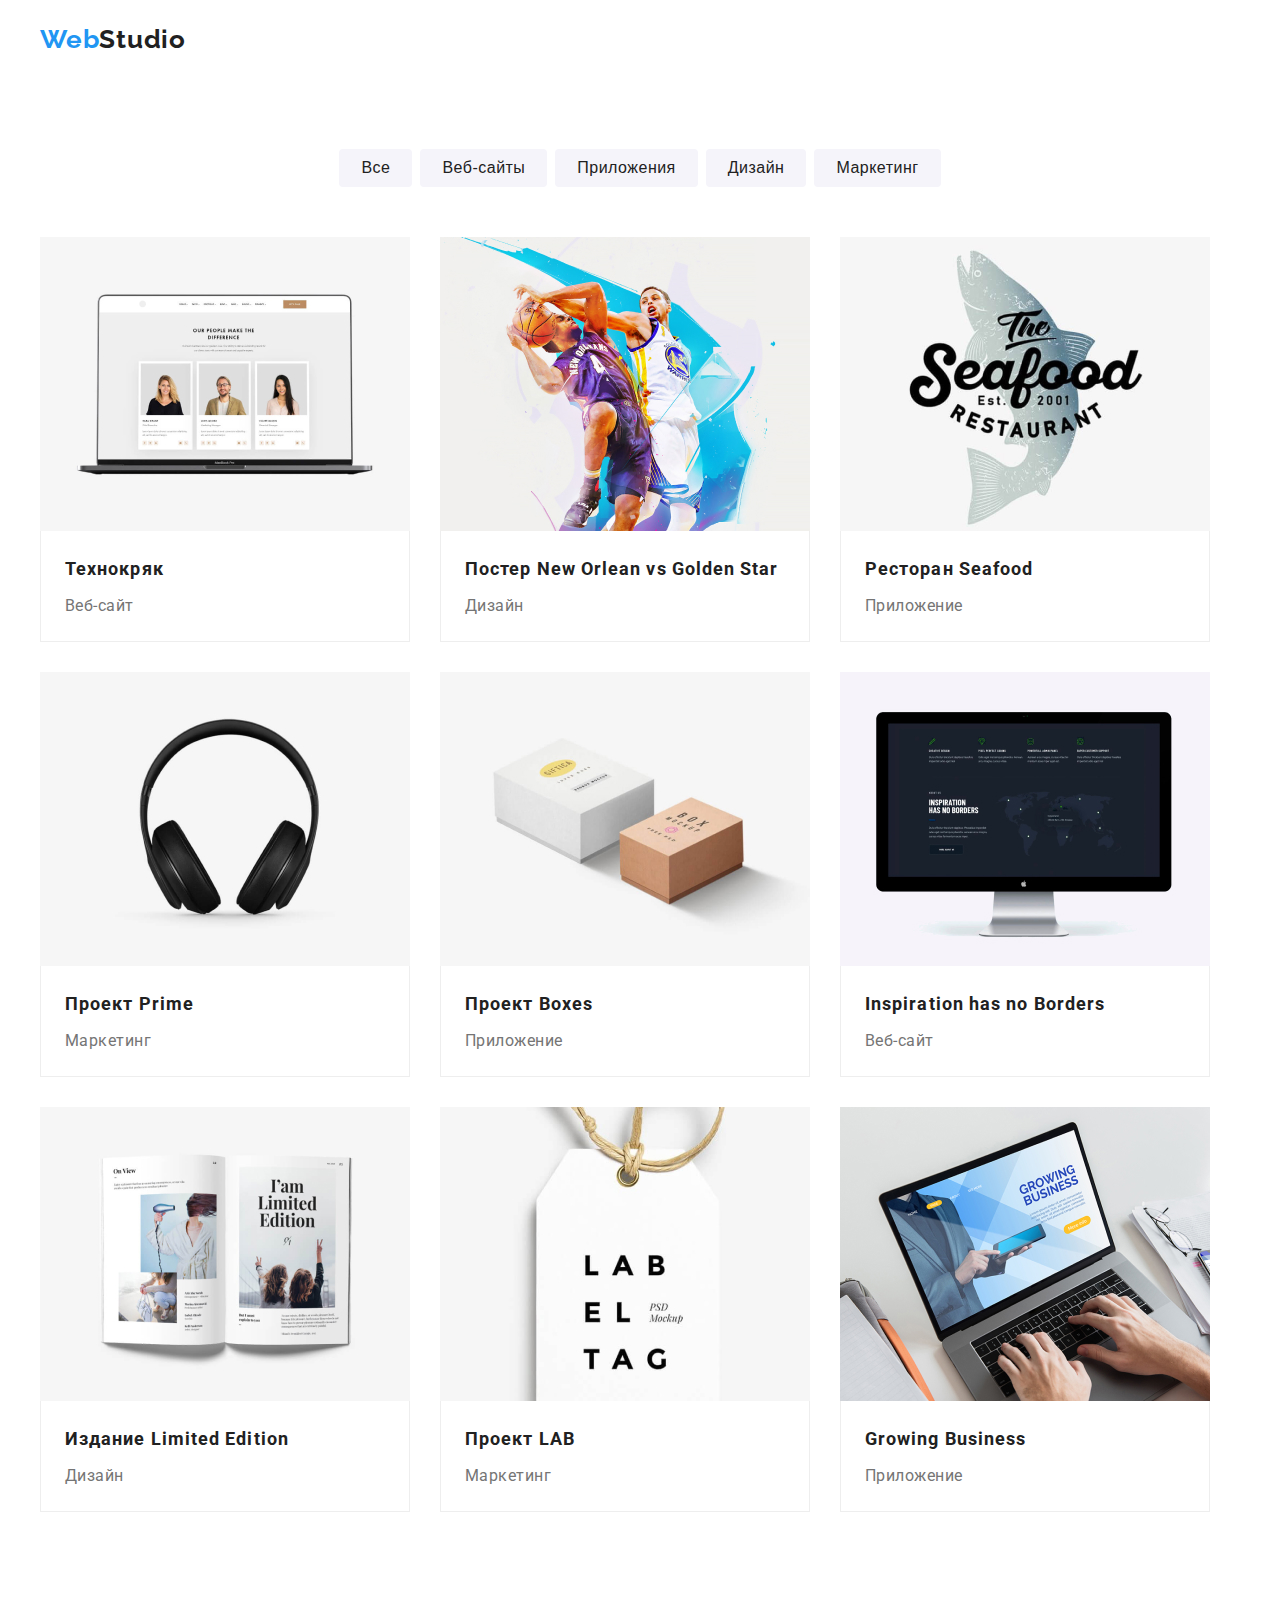
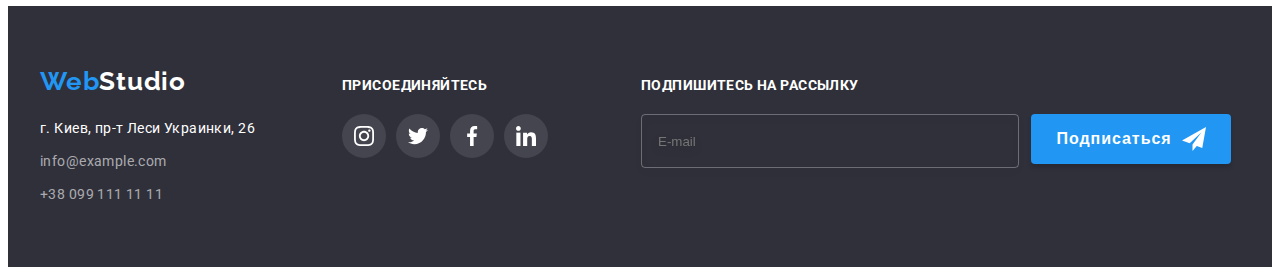
<file: portfolio.html>
<!DOCTYPE html>
<html lang="ru">
    <!--header-->
<head>
    <meta charset="UTF-8">
    <meta http-equiv="X-UA-Compatible" content="IE=edge">
    <meta name="viewport" content="width=device-width, initial-scale=1.0">
    <title>Portfolio</title>
    <link rel="preconnect" href="https://fonts.googleapis.com">
    <link rel="preconnect" href="https://fonts.gstatic.com" crossorigin>
    <link href="https://fonts.googleapis.com/css2?family=Raleway:wght@700&family=Roboto:wght@400;500;700;900&display=swap"
        rel="stylesheet">
    <link rel="stylesheet" href="https://cdnjs.cloudflare.com/ajax/libs/modern-normalize/1.1.0/modern-normalize.min.css"
        integrity="sha512-wpPYUAdjBVSE4KJnH1VR1HeZfpl1ub8YT/NKx4PuQ5NmX2tKuGu6U/JRp5y+Y8XG2tV+wKQpNHVUX03MfMFn9Q=="
        crossorigin="anonymous" referrerpolicy="no-referrer" />
    <link rel="stylesheet" href="./css/main.min.css" />
    <link rel="import" href="./index.html"/>
</head>
<body>
    <header class="page-header">
        <div class="container page-header__container">
            <nav class="navigation">
                <a class="logo link" href="">Web<span class="studio title-theme-light">Studio</span></a>
                <ul class="menu list">
                    <li class="menu__item">
                        <a class="menu__link link" href="./index.html">Студия</a>
                    </li>
                    <li class="menu__item">
                        <a class="menu__current link" href="./portfolio.html">Портфолио</a>
                    </li>
                    <li class="menu__item">
                        <a class="menu__link link" href="">Контакты</a>
                    </li>
                </ul>
            </nav>
            <ul class="menu list">
                <li class="menu__mail-list">
                    <a class="menu__mail link" href="mailto:info@devstudio.com">
                        <svg class="menu__mail-list_icon" width="16" height="12">
                            <use href="./images/sprite.svg#icon-mail"></use>
                        </svg>info@devstudio.com
                    </a>
                </li>
                <li class="menu__smartphone-list">
                    <a class="menu__tel-number link" href="tel:+380961111111">
                        <svg class="menu__smartphone-list_icon" width="10" height="16">
                            <use href="./images/sprite.svg#icon-smartphone"></use>
                        </svg>
                        +38 096 111 11 11</a>
                </li>
            </ul>
        </div>
    </header>
    <main>
<!-----------HERO------------>
<section class="portfolio">
    <div class="container">
        <ul class="list portfolio__list-buttom">
            <li class="portfolio__list-buttom_filter">
                <button class="portfolio__buttom" type="button">Все</button>
            </li>
            <li class="portfolio__list-buttom_filter">
                <button class="portfolio__buttom" type="button">Веб-сайты</button>
            </li>
            <li class="portfolio__list-buttom_filter">
                <button class="portfolio__buttom" type="button">Приложения</button>
            </li>
            <li class="portfolio__list-buttom_filter">
                <button class="portfolio__buttom" type="button">Дизайн</button>
            </li>
            <li class="portfolio__list-buttom_filter">
                <button class="portfolio__buttom" type="button">Маркетинг</button>
            </li> 
        </ul>

        <ul class="list portfolio__list">
            <li class="portfolio__table">
                <a class="link portfolio__link" href="">
                    <div class="hover-overlay">
                        <img src="./images/portfolio/texnokryak.jpg" alt="Технокряк" width="370" height="294">
                        <div class="action-overlay">
                            <p class="text-overlay">Ресурс предлагает комплексные предложения с разным уровнем функционала и сервисов. Все это позволит посетителю получить
                        исчерпывающие сведения о компании или частном лице.</p>
                        </div>
                    </div>

                    <div class="portfolio__wrapper">
                        <h3 class="portfolio__post-name">Технокряк</h3>
                        <p class="portfolio__filter-name">Веб-сайт</p>
                    </div>
                </a>
            </li>
            <li class="portfolio__table">
                <a class="link portfolio__link" href="">
                    <div class="hover-overlay">
                        <img src="./images/portfolio/poster.jpg" alt="Постер New Orlean vs Golden Star" width="370" height="294">
                        <div class="action-overlay">
                            <p class="text-overlay">Ресурс предлагает комплексные предложения с разным уровнем функционала и сервисов. Все это
                                позволит посетителю получить
                                исчерпывающие сведения о компании или частном лице.</p>
                        </div>
                    </div>

                    <div class="portfolio__wrapper">
                        <h3 class="portfolio__post-name">Постер New Orlean vs Golden Star</h3>
                        <p class="portfolio__filter-name">Дизайн</p>
                    </div>
                </a>
            </li>
            <li class="portfolio__table">
                <a class="link portfolio__link" href="">
                    <div class="hover-overlay">
                    <img src="./images/portfolio/seafood.jpg" alt="Ресторан Seafood" width="370" height="294">
                        <div class="action-overlay">
                            <p class="text-overlay">Ресурс предлагает комплексные предложения с разным уровнем функционала и сервисов. Все это
                                позволит посетителю получить
                                исчерпывающие сведения о компании или частном лице.</p>
                        </div>
                    </div>

                    <div class="portfolio__wrapper">
                        <h3 class="portfolio__post-name">Ресторан Seafood</h3>
                        <p class="portfolio__filter-name">Приложение</p>
                    </div>
                </a>
            </li>
            <li class="portfolio__table">
                <a class="link portfolio__link" href="">
                    <div class="hover-overlay">
                    <img src="./images/portfolio/prime.jpg" alt="Проект Prime" width="370" height="294">
                        <div class="action-overlay">
                            <p class="text-overlay">Ресурс предлагает комплексные предложения с разным уровнем функционала и сервисов. Все это
                                позволит посетителю получить
                                исчерпывающие сведения о компании или частном лице.</p>
                        </div>
                    </div>

                    <div class="portfolio__wrapper">
                        <h3 class="portfolio__post-name">Проект Prime</h3>
                        <p class="portfolio__filter-name">Маркетинг</p>
                    </div>
                </a>
            </li>
            <li class="portfolio__table">
                <a class="link portfolio__link" href="">
                     <div class="hover-overlay">
                    <img src="./images/portfolio/boxes.jpg" alt="Проект Boxes" width="370" height="294">
                        <div class="action-overlay">
                            <p class="text-overlay">Ресурс предлагает комплексные предложения с разным уровнем функционала и сервисов. Все это
                                позволит посетителю получить
                                исчерпывающие сведения о компании или частном лице.</p>
                        </div>
                    </div>

                    <div class="portfolio__wrapper">
                        <h3 class="portfolio__post-name">Проект Boxes</h3>
                        <p class="portfolio__filter-name">Приложение</p>
                    </div>
                </a>
            </li>
            <li class="portfolio__table">
                <a class="link portfolio__link" href="">
                     <div class="hover-overlay">
                    <img src="./images/portfolio/borders.jpg" alt="Inspiration has no Borders" width="370" height="294">
                        <div class="action-overlay">
                            <p class="text-overlay">Ресурс предлагает комплексные предложения с разным уровнем функционала и сервисов. Все это
                                позволит посетителю получить
                                исчерпывающие сведения о компании или частном лице.</p>
                        </div>
                    </div>

                    <div class="portfolio__wrapper">
                        <h3 class="portfolio__post-name">Inspiration has no Borders</h3>
                        <p class="portfolio__filter-name">Веб-сайт</p>
                    </div>    
                </a>
            </li>
            <li class="portfolio__table">
                <a class="link portfolio__link" href="">
                     <div class="hover-overlay">
                    <img src="./images/portfolio/limited-edition.jpg" alt="Издание Limited Edition" width="370" height="294">
                        <div class="action-overlay">
                            <p class="text-overlay">Ресурс предлагает комплексные предложения с разным уровнем функционала и сервисов. Все это
                                позволит посетителю получить
                                исчерпывающие сведения о компании или частном лице.</p>
                        </div>
                    </div>

                    <div class="portfolio__wrapper">
                        <h3 class="portfolio__post-name">Издание Limited Edition</h3>
                        <p class="portfolio__filter-name">Дизайн</p>
                    </div>
                </a>
            </li>
            <li class="portfolio__table">
                <a class="link portfolio__link" href="">
                    <div class="hover-overlay">
                    <img src="./images/portfolio/lab.jpg" alt="Проект LAB" width="370" height="294">
                        <div class="action-overlay">
                            <p class="text-overlay">Ресурс предлагает комплексные предложения с разным уровнем функционала и сервисов. Все это
                                позволит посетителю получить
                                исчерпывающие сведения о компании или частном лице.</p>
                        </div>
                    </div>
                    
                    <div class="portfolio__wrapper">
                        <h3 class="portfolio__post-name">Проект LAB</h3>
                        <p class="portfolio__filter-name">Маркетинг</p>
                    </div>
                </a>
            </li>
            <li class="portfolio__table">
                <a class="link portfolio__link" href="">
                    <div class="hover-overlay">
                    <img src="./images/portfolio/business.jpg" alt="Growing Business" width="370" height="294">
                        <div class="action-overlay">
                            <p class="text-overlay">Ресурс предлагает комплексные предложения с разным уровнем функционала и сервисов. Все это
                                позволит посетителю получить
                                исчерпывающие сведения о компании или частном лице.</p>
                        </div>
                    </div>

                    <div class="portfolio__wrapper">
                        <h3 class="portfolio__post-name">Growing Business</h3>
                        <p class="portfolio__filter-name">Приложение</p>
                    </div>
                </a> 
            </li>
        </ul>
    </div>
</section>
    </main>

<!--footer-->
    <footer class="footer">
        <div class="container footer__div">
            <div>
                <a class="logo link footer__logo" href="">Web<span class="studio title-theme-dark">Studio</span></a>
                <address>
                    <ul class="list">
                        <li class="footer__list">
                            <a class="link address" href="https://goo.gl/maps/fe2kEWnGN5FL26RS7" target="_blank"
                                rel="noopener norefferer">г. Киев, пр-т Леси Украинки, 26</a>
                        </li>
                        <li class="footer__list">
                            <a class="link footer__info" href="mailto:info@example.com">info@example.com</a>
                        </li>
                        <li class="footer__list">
                            <a class="link footer__info" href="tel:+380991111111">+38 099 111 11 11</a>
                        </li>
                    </ul>
                </address>
            </div>
            <div class="">
                <h2 class="footer__social-title">присоединяйтесь</h2>
                <ul class="social-list list">
                    <li class="social-list__item">
                        <a href="" class="social-list__link footer__social-list-link">
                            <svg class="social-list__icon footer__social-list-icon" width="20" height="20">
                                <use href="./images/sprite.svg#icon-instagram"></use>
                            </svg>
                        </a>
                    </li>
                    <li class="social-list__item">
                        <a href="" class="social-list__link footer__social-list-link">
                            <svg class="social-list__icon footer__social-list-icon" width="20" height="20">
                                <use href="./images/sprite.svg#icon-twitter"></use>
                            </svg>
                        </a>
                    </li>
                    <li class="social-list__item">
                        <a href="" class="social-list__link footer__social-list-link">
                            <svg class="social-list__icon footer__social-list-icon" width="20" height="20">
                                <use href="./images/sprite.svg#icon-facebook"></use>
                            </svg>
                        </a>
                    </li>
                    <li class="social-list__item">
                        <a href="" class="social-list__link footer__social-list-link">
                            <svg class="social-list__icon footer__social-list-icon" width="20" height="20">
                                <use href="./images/sprite.svg#icon-linkedin"></use>
                            </svg>
                        </a>
                    </li>
                </ul>
            </div>
            <div class="footer__subscribe">
                <b class="footer__subscribe-title">Подпишитесь на рассылку</b>
                <form class="footer__subscribe_form">
                    <input class="footer__subscribe_input" type="email" name="email" placeholder="E-mail" />
                    <button class="footer__subscribe_btn" type="submit">Подписаться
            
                        <svg class="footer__subscribe_icon" width="24" height="24">
                            <use href="./images/sprite.svg#icon-icon-send"></use>
                        </svg>
            
                    </button>
                </form>
            </div>
        </div>
    </footer>
</body>
</html>
</file>
<file: css/main.min.css>
:root{--accent-color: #2196f3;--main-font: "Roboto", sans-serif;--secondary-font: "Raleway", sans-serif}.visually-hidden{position:absolute;width:1px;height:1px;margin:-1px;border:0;padding:0;white-space:nowrap;clip-path:inset(100%);clip:rect(0 0 0 0);overflow:hidden}h1,h2,h3,h4,h5,h6,p{margin-top:0;margin-bottom:0}ul,ol{margin-top:0;margin-bottom:0;padding-left:0}img{display:block}.link{text-decoration:none}.list{list-style:none}address{font-style:normal}body{font-family:var(--main-font)}.container{width:100%;padding-left:15px;padding-right:15px}@media screen and (min-width: 480px){.container{width:480px;margin-left:auto;margin-right:auto}}@media screen and (min-width: 768px){.container{width:766px}}@media screen and (min-width: 1200px){.container{width:1200px}}.section{padding-top:94px;padding-bottom:94px}.social-list{display:flex;justify-content:center}.social-list__item:not(:last-child){margin-right:10px}.social-list__link{display:flex;align-items:center;justify-content:center;width:44px;height:44px;border-radius:50%;transition:background-color 250ms cubic-bezier(0.4, 0, 0.2, 1)}.social-list__link:hover,.social-list__link:focus{background-color:var(--accent-color)}.social-list__icon{fill:#afb1b8;transition:fill 250ms cubic-bezier(0.4, 0, 0.2, 1)}.social-list__link:hover .social-list__icon,.social-list__link:focus .social-list__icon{fill:#ffffff}.logo{font-family:var(--secondary-font);font-weight:700;font-size:26px;line-height:1.19;letter-spacing:0.03em;color:var(--accent-color);margin-right:93px}.studio{font-family:var(--secondary-font);font-weight:700;font-size:26px;line-height:1.19;letter-spacing:0.03em}.title-theme-light{color:#212121}.title-theme-dark{color:#ffffff}.btn{font-weight:700;font-size:16px;line-height:1.88;letter-spacing:0.06em;color:#ffffff;cursor:pointer;background:var(--accent-color);box-shadow:0px 4px 4px rgba(0,0,0,0.15);border-radius:4px;border:none;padding-top:10px;padding-bottom:10px;padding-left:32px;padding-right:32px;transition:background-color 250ms cubic-bezier(0.4, 0, 0.2, 1)}.btn:hover,.btn:focus{background-color:var(--accent-color)}.sub-title{font-weight:700;font-size:36px;line-height:1.67;text-align:center;letter-spacing:0.03em;margin-bottom:50px;color:#212121}.backdrop{position:fixed;top:0;left:0;width:100vw;height:100vh;background-color:rgba(0,0,0,0.2);transition:opacity 250ms cubic-bezier(0.4, 0, 0.2, 1),visibility 250ms cubic-bezier(0.4, 0, 0.2, 1)}.backdrop.is-hidden{opacity:0;visibility:hidden;pointer-events:none}.modal{position:absolute;top:50%;left:50%;transform:translate(-50%, -50%);width:528px;height:581px;background:#ffffff;border-radius:4px;padding:40px}.modal-close-btn{position:absolute;top:8px;right:8px;display:flex;align-items:center;justify-content:center;width:30px;height:30px;border:1px solid rgba(0,0,0,0.1);background:#ffffff;border-radius:50%;cursor:pointer;padding:0}.modal-close-btn-icon{transition:fill 250ms cubic-bezier(0.4, 0, 0.2, 1)}.modal-close-btn:focus .modal-close-btn-icon,.modal-close-btn:hover .modal-close-btn-icon{fill:var(--accent-color)}.contact-form{display:flex;flex-direction:column}.contact-form-title{display:block;font-weight:700;font-size:20px;line-height:1.15;text-align:center;letter-spacing:0.03em;margin-bottom:12px}.contact-form-field{position:relative;margin-bottom:10px}.contact-form-field:last-child{margin-bottom:20px}.contact-form-field-span{font-weight:400;font-size:12px;line-height:1.17;letter-spacing:0.01em;color:#757575}.contact-form-input{width:100%;height:40px;padding-left:42px;border:1px solid rgba(33,33,33,0.2);border-radius:4px;transition:border-color 250ms cubic-bezier(0.4, 0, 0.2, 1)}.contact-form-input:focus,.contact-form-input:hover{outline:none;border-color:var(--accent-color)}.contact-form-icon{position:absolute;top:65%;left:12px;transform:translateY(-50%);width:18px;height:18px;transition:fill 250ms cubic-bezier(0.4, 0, 0.2, 1)}.contact-form-icon .contact-form-input:focus,.contact-form-input:hover+.contact-form-icon{fill:var(--accent-color)}.contact-form-message{width:100%;height:120px;margin-top:4px;resize:none;padding:12px 16px;border:1px solid rgba(33,33,33,0.2);border-radius:4px;transition:border-color 250ms cubic-bezier(0.4, 0, 0.2, 1)}.contact-form-message:focus,.contact-form-message:hover{outline:none;border-color:var(--accent-color)}.contact-form-checkbox-label{display:flex;align-items:center;align-self:center;font-weight:400;font-size:14px;line-height:1.71;letter-spacing:0.03em;color:#757575;margin-bottom:30px}.contact-form-checkbox-label::before{display:block;content:"";width:16px;height:15px;border:2px solid #212121;border-radius:2px;cursor:pointer;margin-right:7px}.contact-form-checkbox:checked+.contact-form-checkbox-label::before{background:var(--accent-color);background-image:url(../images/contact-form/Vector.svg);background-position:center;border:2px solid var(--accent-color);border-radius:2px}.contact-form-checkbox:focus+.contact-form-checkbox-label::before{outline:2px solid var(--accent-color)}.contact-form-checkbox-link{display:flex;align-items:center;font-weight:400;font-size:14px;line-height:1.71;letter-spacing:0.03em;color:var(--accent-color)}.contact-form-btn{margin-left:auto;margin-right:auto;width:200px;height:50px;font-weight:700;font-size:16px;line-height:1.88;letter-spacing:0.06em;color:#ffffff;cursor:pointer;background:var(--accent-color);box-shadow:0px 4px 4px rgba(0,0,0,0.15);border-radius:4px;border:none;padding:10px 55px;transition:background-color 250ms cubic-bezier(0.4, 0, 0.2, 1)}.contact-form-btn:hover,.contact-form-btn:focus{background-color:var(--accent-color)}.menu{display:none}.page-header{padding-top:16px}.mobile-menu-open-btn{background-color:transparent;border:none;padding:0;line-height:0}.page-header__container{display:flex;align-items:center;justify-content:space-between}.hero{background-image:linear-gradient(rgba(47,48,58,0.4), rgba(47,48,58,0.4)),url(../images/hero/bg.jpg);background-size:cover;padding-top:200px;padding-bottom:200px;text-align:center;justify-content:center;max-width:1600px}.hero__main-title{font-weight:900;font-size:44px;line-height:1.36;text-align:center;letter-spacing:0.06em;text-transform:uppercase;color:#ffffff;margin:0 auto 30px;max-width:696px}.properties{padding-top:94px}.properties__list-text{display:flex}.properties__list-title{flex-basis:calc((100% - 90px) / 4)}.properties__list-title:not(:nth-child(4n)){margin-right:30px}.properties__pictures{display:flex;align-items:center;justify-content:center;width:270px;height:120px;background:#f5f4fa;border-radius:4px;margin-bottom:30px}.properties__title{font-weight:700;font-size:14px;line-height:1.14;letter-spacing:0.03em;text-transform:uppercase;margin-bottom:10px;color:#212121}.properties__text{font-weight:400;font-size:14px;line-height:1.71;letter-spacing:0.03em;color:#757575}.what-we-do__list{display:flex}.what-we-do__card{flex-basis:calc((100% - 90px) / 3)}.what-we-do__card:not(:nth-child(3n)){margin-right:30px}.what-we-do__thumb{position:relative}.what-we-do__thumb>.label-text{position:absolute;font-weight:700;font-size:14px;line-height:1.14;letter-spacing:0.03em;text-transform:uppercase;color:#ffffff;text-align:center;width:370px;height:70px;background:rgba(47,48,58,0.8);padding-top:27px;bottom:0}.team{background:#f5f4fa;padding-top:94px}.team__list{display:flex}.team__card{background:#ffffff;box-shadow:0px 1px 3px rgba(0,0,0,0.12),0px 1px 1px rgba(0,0,0,0.14),0px 2px 1px rgba(0,0,0,0.2);border-radius:0px 0px 4px 4px}.team__card{flex-basis:calc((100% - 120px) / 4)}.team__card:not(:last-child){margin-right:30px}.team__wrapper{padding-top:30px;padding-bottom:30px}.team__name{font-weight:500;font-size:16px;line-height:1.19;text-align:center;letter-spacing:0.03em;color:#212121;margin-bottom:10px}.team__position{font-weight:400;font-size:16px;line-height:1.19;text-align:center;letter-spacing:0.03em;margin-bottom:16px;color:#757575}.companies{display:flex}.companies__list:not(:last-child){margin-right:30px}.companies__list_square{display:flex;align-items:center;justify-content:center;width:170px;height:92px;border:1px solid #afb1b8;border-radius:4px;transition:border 250ms cubic-bezier(0.4, 0, 0.2, 1)}.companies__list_square:hover,.companies__list_square:focus{border:1px solid #2196f3}.companies__list_icon{fill:#afb1b8;transition:fill 250ms cubic-bezier(0.4, 0, 0.2, 1)}.companies__list_square:hover .companies__list_icon,.companies__list_square:focus .companies__list_icon{fill:var(--accent-color)}.footer{padding-top:60px;padding-bottom:60px;background:#2f303a}.footer__div{display:flex;align-items:baseline}.footer__logo{display:block;margin-bottom:20px;margin-right:156px}.footer__list{margin-bottom:9px}.footer__list:last-child{margin-bottom:0}.address{font-weight:400;font-size:14px;line-height:1.71;letter-spacing:0.03em;color:#ffffff}.footer__info{font-weight:400;font-size:14px;line-height:1.71;letter-spacing:0.03em;color:rgba(255,255,255,0.6)}.footer__social-title{font-weight:700;font-size:14px;line-height:1.14;letter-spacing:0.03em;text-transform:uppercase;margin-bottom:20px;color:#ffffff}.footer__social-list-link{background:rgba(255,255,255,0.1)}.footer__social-list-icon{fill:#ffffff}.footer__subscribe{margin-left:93px}.footer__subscribe-title{display:block;font-weight:700;font-size:14px;line-height:1.14;letter-spacing:0.03em;text-transform:uppercase;color:#ffffff;margin-bottom:20px}.footer__subscribe_form{display:flex}.footer__subscribe_input{width:358px;height:50px;border:1px solid rgba(255,255,255,0.3);filter:drop-shadow(0px 4px 4px rgba(0,0,0,0.15));border-radius:4px;background-color:transparent;padding-left:16px;color:#ffffff;outline:none;margin-right:12px;transition:border 250ms cubic-bezier(0.4, 0, 0.2, 1)}.footer__subscribe_input:focus,.footer__subscribe_input:hover{border:1px solid var(--accent-color)}.footer__subscribe_btn{display:flex;justify-content:center;align-items:center;margin-left:auto;margin-right:auto;min-width:200px;height:50px;font-weight:700;font-size:16px;line-height:1.88;letter-spacing:0.06em;color:#ffffff;cursor:pointer;background:var(--accent-color);box-shadow:0px 4px 4px rgba(0,0,0,0.15);border-radius:4px;border:none;transition:background-color 250ms cubic-bezier(0.4, 0, 0.2, 1)}.footer__subscribe_btn:hover,.footer__subscribe_btn:focus{background-color:var(--accent-color)}.footer__subscribe_icon{margin-left:10px}.portfolio{padding-top:94px;padding-bottom:94px}.portfolio__list-buttom{display:flex;margin-bottom:50px;justify-content:center}.portfolio__list-buttom_filter{margin-right:8px}.portfolio__list-buttom_filter:last-child{margin-right:0}.portfolio__buttom{font-weight:500;font-size:16px;line-height:1.63;text-align:center;letter-spacing:0.03em;cursor:pointer;border:0;border-radius:4px;color:#212121;background:#f5f4fa;padding-left:22px;padding-right:22px;padding-top:6px;padding-bottom:6px;transition:color 250ms cubic-bezier(0.4, 0, 0.2, 1),background-color 250ms cubic-bezier(0.4, 0, 0.2, 1),box-shadow 250ms cubic-bezier(0.4, 0, 0.2, 1)}.portfolio__buttom:not(:last-child){margin-right:8px}.portfolio__buttom:hover,.portfolio__buttom:focus{color:#ffffff;background:#2196f3;box-shadow:0px 3px 1px rgba(0,0,0,0.1),0px 1px 2px rgba(0,0,0,0.08),0px 2px 2px rgba(0,0,0,0.12)}.portfolio__list{display:flex;flex-wrap:wrap}.portfolio__table{flex-basis:calc((100% - 90px) / 3)}.portfolio__table:not(:nth-child(3n)){margin-right:30px}.portfolio__table:not(:nth-last-child(-n+3)){margin-bottom:30px}.portfolio__link{display:block;transition:box-shadow 250ms cubic-bezier(0.4, 0, 0.2, 1)}.portfolio__table a:hover,.portfolio__table a:focus{box-shadow:0px 1px 1px rgba(0,0,0,0.12),0px 4px 4px rgba(0,0,0,0.06),1px 4px 6px rgba(0,0,0,0.16)}.hover-overlay{position:relative;overflow:hidden}.action-overlay{position:absolute;display:flex;align-items:center;justify-content:center;top:0;left:0;width:100%;height:100%;background-color:rgba(33,150,243,0.9);padding:63px 24px;transform:translateY(100%);transition:transform 250ms cubic-bezier(0.4, 0, 0.2, 1)}.portfolio__link:hover .action-overlay{transform:translateY(0)}.text-overlay{font-weight:400;font-size:18px;line-height:1.56;letter-spacing:0.03em;color:#ffffff}.portfolio__wrapper{padding-top:20px;padding-bottom:20px;padding-left:24px;padding-right:24px;border-bottom:1px solid #eeeeee;border-left:1px solid #eeeeee;border-right:1px solid #eeeeee}.portfolio__post-name{font-weight:700;font-size:18px;line-height:2;letter-spacing:0.06em;margin-bottom:4px;color:#212121}.portfolio__filter-name{font-weight:400;font-size:16px;line-height:1.88;letter-spacing:0.03em;color:#757575}
/*# sourceMappingURL=main.min.css.map */
</file>
